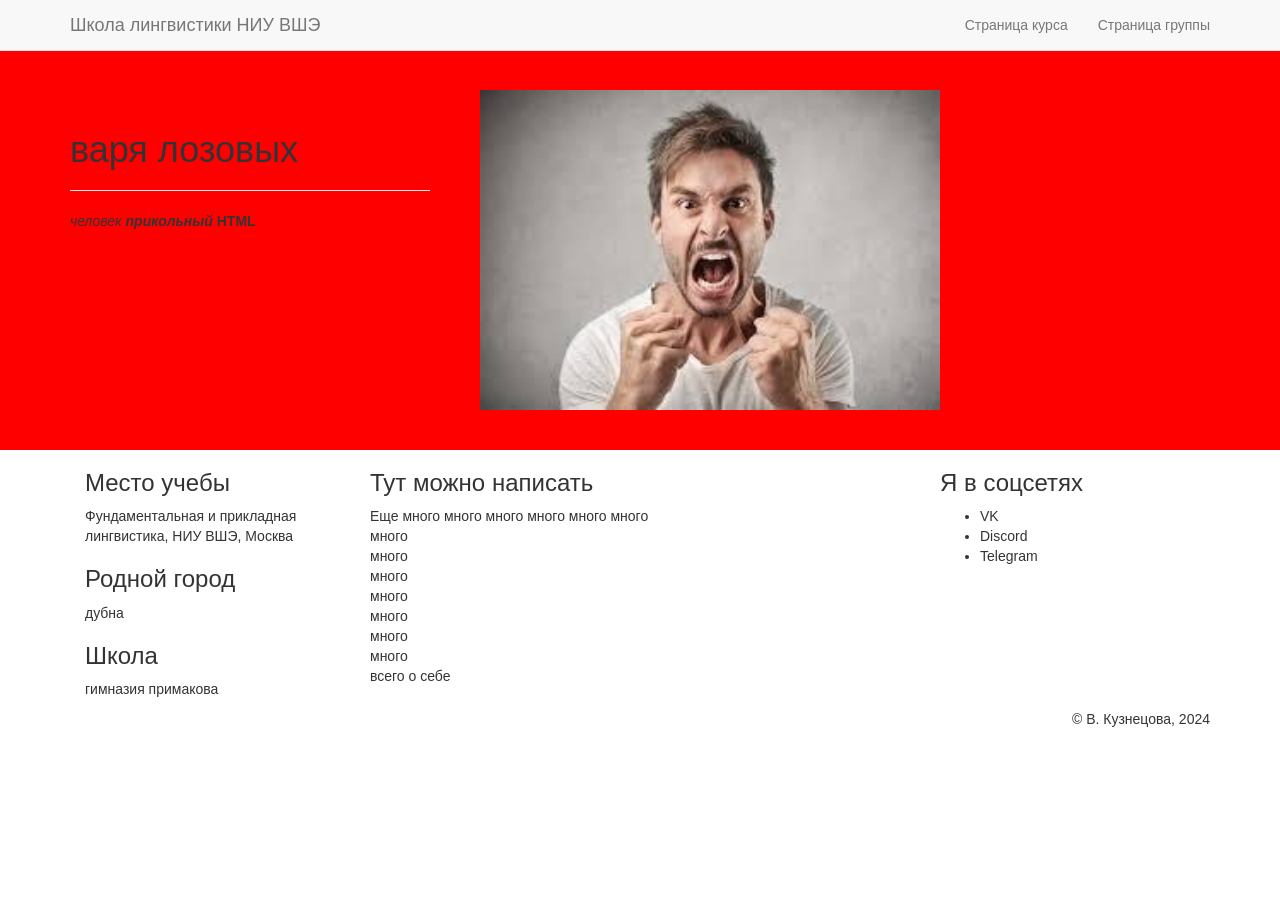
<file: index.html>
<!doctype html>

<!-- так в HTML обозначаются комментарии. Выше вы видите объявление типа документа (DOCTYPE), так браузер понимает, что код ниже нужно интерпретировать как html -->

<html>

<!-- зона заголовка html, тег <title> - строка, которую браузер отображает на вкладках над страницами, <meta> и <link> сообщают технические сведения для браузера, например, что файл имеет кодировку Юникод (utf-8) -->

	<head>
		<title>личная страница вари</title>
	 	<!-- Required meta tags -->
	 	<meta charset="utf-8">
	 	<meta name="viewport" content="width=device-width, initial-scale=1">

		<meta name="description" content="Личная страница и контакты">

		<!-- Bootstrap Core CSS -->
		<link href="https://maxcdn.bootstrapcdn.com/bootstrap/3.3.7/css/bootstrap.min.css" rel="stylesheet" media="screen">
<!-- Эта страница сделана с помощью bootstrap - популярной библиотеки для создания и настройки сайтов. Ниже вы увидите, что многие теги содержат атрибуты class - bootstrap содержит шаблоны, как такие элементы красиво оформить -->

	</head>
	
<!-- body - главная, содержательная часть страницы. Контент на этой странице делится на меню (nav), "шапку" (header), "подвал" (footer) и все остальное (мы заключили остаток в тег section) -->	
	<body>

<!-- меню (navigation bar) -->

		<nav id="mainNav" class="navbar navbar-default navbar-fixed-top navbar-custom">

<!-- div - это контейнеры - коробочки с текстом и/или графикой, которые можно вкладывать друг в друга. Пристально смотреть на теги в этой части кода не нужно -->
			<div class="container"> 
				<div class="navbar-header"> 
					<a href="https://ling.hse.ru/" class="navbar-brand">Школа лингвистики НИУ ВШЭ</a> 
				</div> 
				<nav class="collapse navbar-collapse" id="bs-navbar"> 
					<ul class="nav navbar-nav navbar-right"> 
						<li> <a href="https://lingvocodes.github.io/HSEinfo/ba-ling-2021/index.html">Страница курса</a> </li> 
						<li> <a href="https://lingvocodes.github.io/HSEinfo/ba-ling-2021/latin_2.html">Страница группы</a> </li> 
<!-- поправьте номер группы в URL, если нужно (от 1 до 4) -->
					</ul>
				</nav> 
			</div>
		</nav>

<!-- начинается шапка. у тега header есть атрибут style, который задает цвет фона и отступы. поменяйте значения атрибутов и посмотрите, как изменится страница -->

		<header style="background-color:red; padding-top:70px; "> 
			<div class="container"> 
				<div class="row">
					<div class="col-md-4">
						<br><br>
<!-- здесь и дальше нужно поменять весь содержательный текст, чтобы получилась ваша личная страница -->
						<h1>варя лозовых</h1>
						<hr> <!-- это горизонтальная линия -->
						<p><i>человек <b>прикольный</i> HTML</b></p> 
					</div>
					<div class="col-md-4">
<!-- img - тег для вставки изображений. Мы использовали атрибут style, чтобы задать размер изображения и ширину рамки-->
<!-- Измените URL на URL вашей фотографии, а также настройте размер изображения -->
<img src="myphoto.jpg" style="height:320px; margin:20px 20px 40px 20px; " >
					</div>
				</div>
			</div>
		</header>

<!-- часть страницы, которая под шапкой -->
		<section id="portfolio">
			<div class="container">

<!-- атрибут col-md-... говорит, что контент будет разделен на несколько столбцов, их ширина соотносится как 3 - 6 - 3 (Bootstrap использует воображаемую сетку из 12 равных по ширине колонок) -->
				<div class="col-md-3">

<!-- <article> не влияет на оформление, но помогает структурировать контент на осмысленые разделы -->
					<article>
						<h3>Место учебы</h3>
						<p>Фундаментальная и прикладная лингвистика, НИУ ВШЭ, Москва</p>
					</article>
					<article>
						<h3>Родной город</h3>
						<p>дубна</p>
					</article>
					<article>
						<h3>Школа</h3>
<!-- когда будете менять текст, не используйте бюрократических слов типа ГБОУ СОШ, ну пожаалуйста -->
						<p>гимназия примакова</p>
					</article>
				</div>

				<div class="col-md-6">
					<article>
						<h3>Тут можно написать</h3>
						<p>Еще много много много много много много <br>
						много <br>
						много <br>
						много <br>
						много <br>
						много <br>
						много <br>
						много <br>
						всего о себе</p>
					</article>
				</div>

				<div class="col-md-3">
					<h3>Я в соцсетях</h3>
<!-- тег <ul> - unordered list. Еще бывает тег <ol> -->
					<ul>
						<li>VK</li>
						<li>Discord</li>
						<li>Telegram</li>
					</ul>
				</div>
			</div>
		</section>

<!-- это подвал. В этой части страницы обычно ставят копирайт (с помощью символа &copy;) и пишут об истории создания страницы. Поставьте свой копирайт -->
		<footer class="bs-docs-footer"> 
			<div class="container"> 
				<p style="text-align:right; ">&copy; В. Кузнецова, 2024</p> 
			</div>
		</footer>
	</body>

</html>
</file>
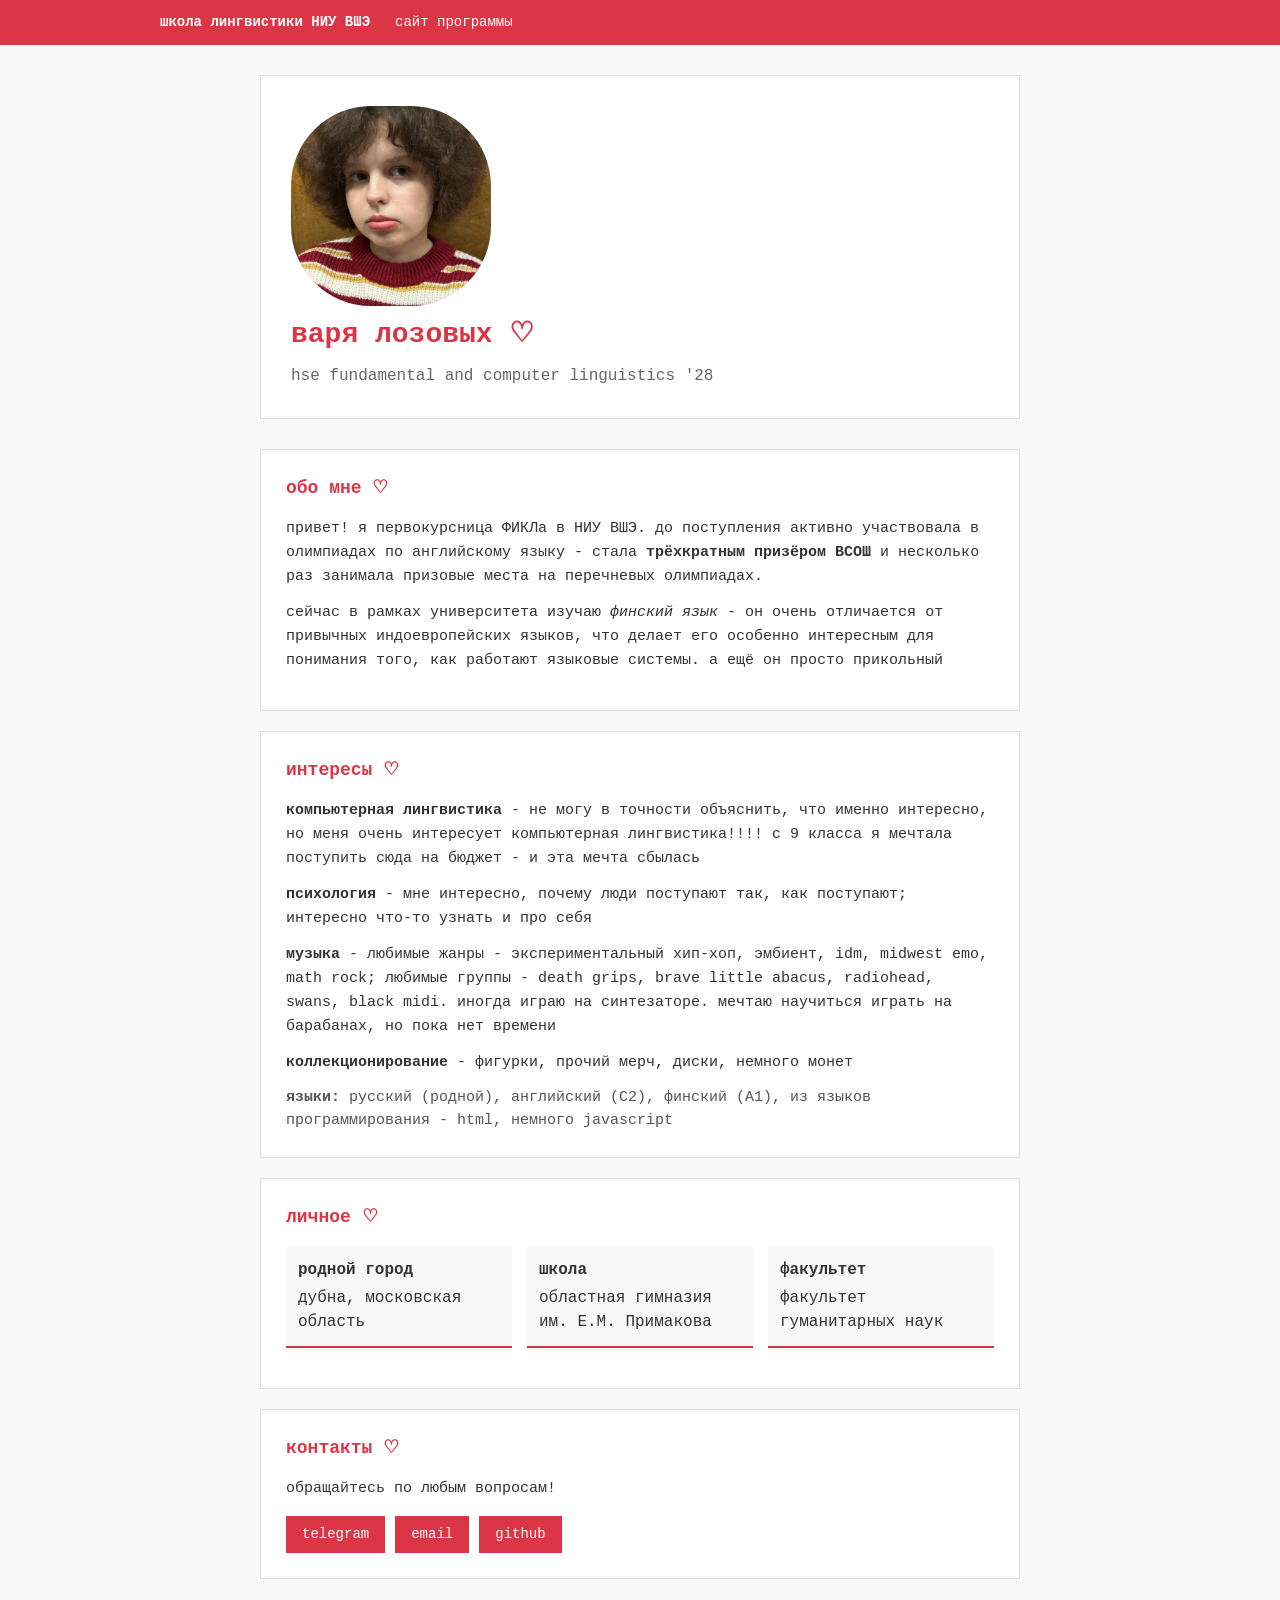
<file: mywebpage/index.html>
<!DOCTYPE html>
<html lang="ru">
<head>
    <meta charset="UTF-8">
    <meta name="viewport" content="width=device-width, initial-scale=1.0">
    <title>личная страница вари ✰</title>
    <link rel="stylesheet" href="style.css">
</head>
<body>
    <!-- Шапка с навигацией -->
    <header class="header-nav">
        <div class="nav-container">
            <nav class="nav-menu">
                <a href="https://ling.hse.ru" class="school-link">школа лингвистики НИУ ВШЭ</a>
                <a href="https://www.hse.ru/ba/ling/">сайт программы</a>

            </nav>
        </div>
    </header>

    <div class="container">
        <header class="main-header">
            <img src="это вообще кто.png" class="profile-photo">
            <h1>варя лозовых ♡</h1>
            <p class="subtitle">hse fundamental and computer linguistics '28</p>
        </header>

        <section class="section">
            <h2>обо мне ♡</h2>
            <p>привет! я первокурсница ФИКЛа в НИУ ВШЭ. до поступления активно участвовала в олимпиадах по английскому языку - стала <strong>трёхкратным призёром ВСОШ</strong> и несколько раз занимала призовые места на перечневых олимпиадах.</p>
            
            <p>сейчас в рамках университета изучаю <em>финский язык</em> - он очень отличается от привычных индоевропейских языков, что делает его особенно интересным для понимания того, как работают языковые системы. а ещё он просто прикольный</p>
        </section>

        <section class="section">
            <h2>интересы ♡</h2>
            <p><strong>компьютерная лингвистика</strong> - не могу в точности объяснить, что именно интересно, но меня очень интересует компьютерная лингвистика!!!! с 9 класса я мечтала поступить сюда на бюджет - и эта мечта сбылась</p>
            
            <p><strong>психология</strong> - мне интересно, почему люди поступают так, как поступают; интересно что-то узнать и про себя</p>
            
            <p><strong>музыка</strong> - любимые жанры - экспериментальный хип-хоп, эмбиент, idm, midwest emo, math rock; любимые группы - death grips, brave little abacus, radiohead, swans, black midi. иногда играю на синтезаторе. мечтаю научиться играть на барабанах, но пока нет времени</p>

            <p><strong>коллекционирование</strong> - фигурки, прочий мерч, диски, немного монет</p>

            <div class="languages">
                <strong>языки:</strong> русский (родной), английский (C2), финский (A1), из языков программирования - html, немного javascript
            </div>
        </section>

        <section class="section">
            <h2>личное ♡</h2>
            <div class="info-grid">
                <div class="info-item">
                    <strong>родной город</strong>
                    <span>дубна, московская область</span>
                </div>
                <div class="info-item">
                    <strong>школа</strong>
                    <span>областная гимназия им. Е.М. Примакова</span>

                </div>
                <div class="info-item">
                    <strong>факультет</strong>
                    <span>факультет гуманитарных наук</span>
                </div>
            </div>
        </section>

        <section class="section">
            <h2>контакты ♡</h2>
            <p>обращайтесь по любым вопросам!</p>
            <div class="contacts">
                <a href="https://t.me/maripilled" class="contact-link">telegram</a>
                <a href="mailto:vamilozovykh@edu.hse.ru" class="contact-link">email</a>
                <a href="https://github.com/t6chyon" class="contact-link">github</a>
            </div>
        </section>
    </div>
</body>
</html>
</file>
<file: mywebpage/style.css>
* {
    margin: 0;
    padding: 0;
    box-sizing: border-box;
}

body {
    font-family: 'Courier New', sans-serif;
    line-height: 1.5;
    color: #333;
    background-color: #f9f9f9;
}

/* шапка */
.header-nav {
    background: #dc3545;
    padding: 12px 0;
}

.nav-container {
    max-width: 1000px;
    margin: 0 auto;
    padding: 0 20px;
}

.nav-menu {
    display: flex;
    flex-wrap: wrap;
    gap: 25px;
}

.nav-menu a {
    color: white;
    text-decoration: none;
    font-size: 14px;
}

.nav-menu a:hover {
    text-decoration: underline;
}

.school-link {
    font-weight: bold;
}

/* страничка */
.container {
    max-width: 800px;
    margin: 0 auto;
    padding: 30px 20px;
}

.main-header {
    background: white;
    padding: 30px;
    margin-bottom: 30px;
    border: 1px solid #ddd;
}

.profile-photo {
    width: 200px;
    height: 200px;
    border-radius: 40%;
}

h1 {
    color: #dc3545;
    font-size: 28px;
    margin-bottom: 8px;
}

.subtitle {
    color: #666;
    font-size: 16px;
}

.section {
    background: white;
    padding: 25px;
    margin-bottom: 20px;
    border: 1px solid #ddd;
}

.section h2 {
    color: #dc3545;
    font-size: 18px;
    margin-bottom: 15px;
}

.section p {
    margin-bottom: 12px;
    font-size: 15px;
    line-height: 1.6;
}

.info-grid {
    display: grid;
    grid-template-columns: repeat(auto-fit, minmax(180px, 1fr));
    gap: 15px;
    margin: 15px 0;
}

.info-item {
    background: #f8f8f8;
    padding: 12px;
    border-bottom: 2px solid #dc3545;
}

.info-item strong {
    display: block;
    color: #333;
    margin-bottom: 4px;
}

.contacts {
    display: flex;
    flex-wrap: wrap;
    gap: 10px;
    margin-top: 15px;
}

.contact-link {
    padding: 8px 16px;
    background: #dc3545;
    color: white;
    text-decoration: none;
    font-size: 14px;
}

.contact-link:hover {
    background: #c82333;
}

.languages {
    font-size: 15px;
    color: #555;
}

/* адаптивка */
@media (max-width: 768px) {
    .nav-menu {
        flex-direction: column;
        gap: 10px;
    }

    .container {
        padding: 20px 15px;
    }

    h1 {
        font-size: 24px;
    }

    .main-header, .section {
        padding: 20px;
    }

    .contacts {
        flex-direction: column;
    }

    .contact-link {
        text-align: center;
    }
}
</file>
